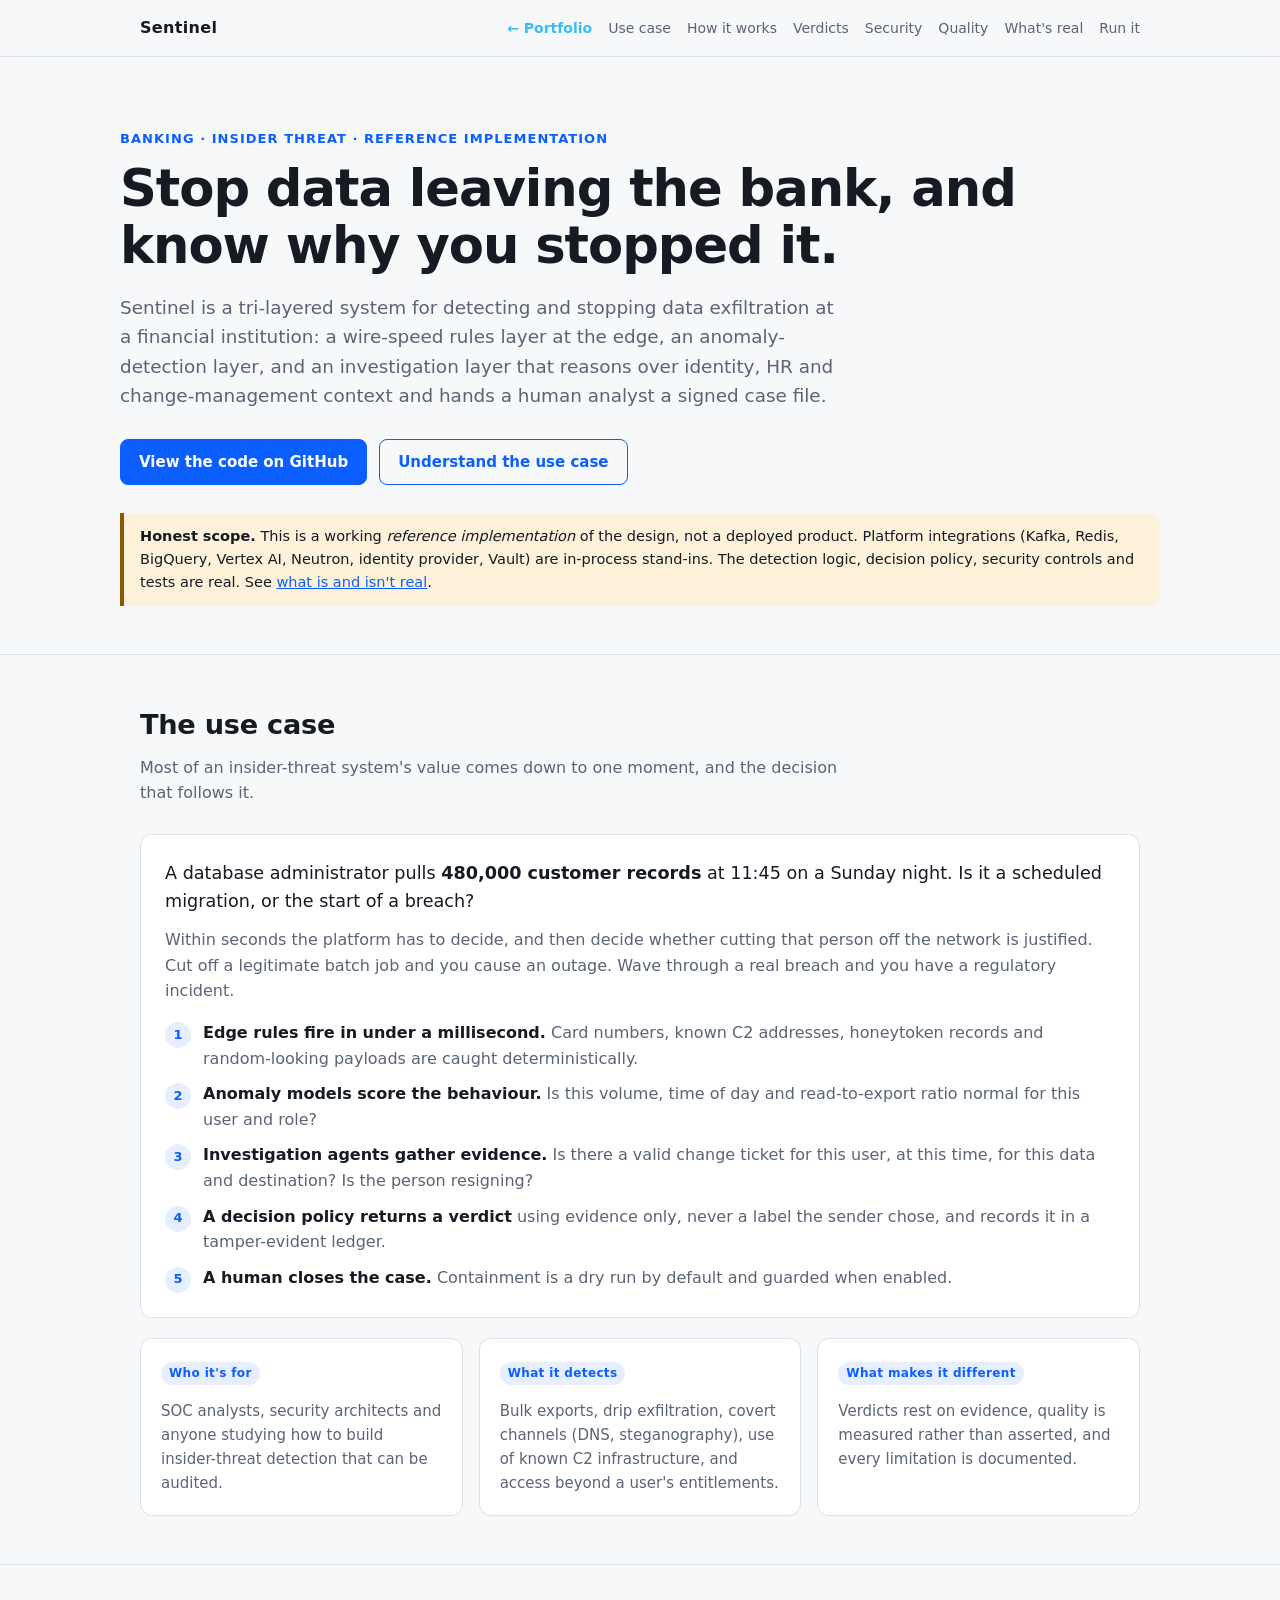
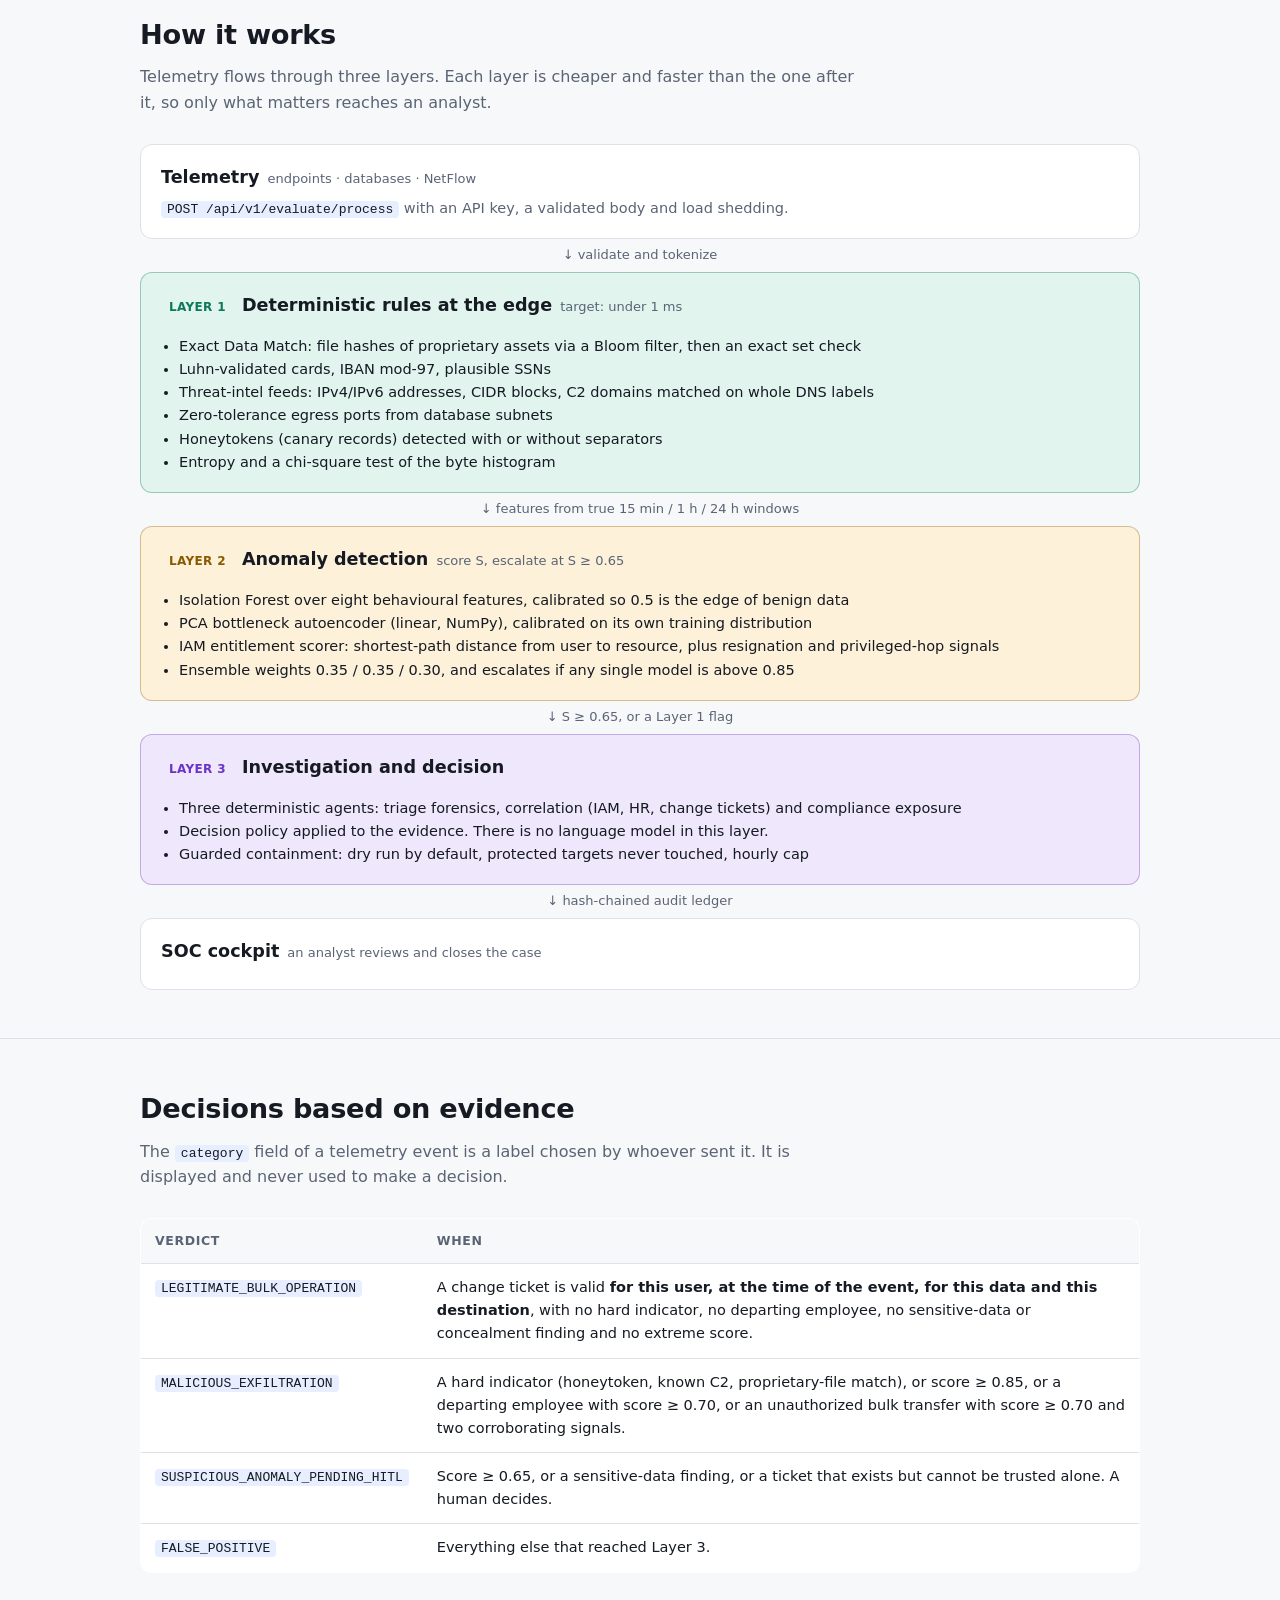
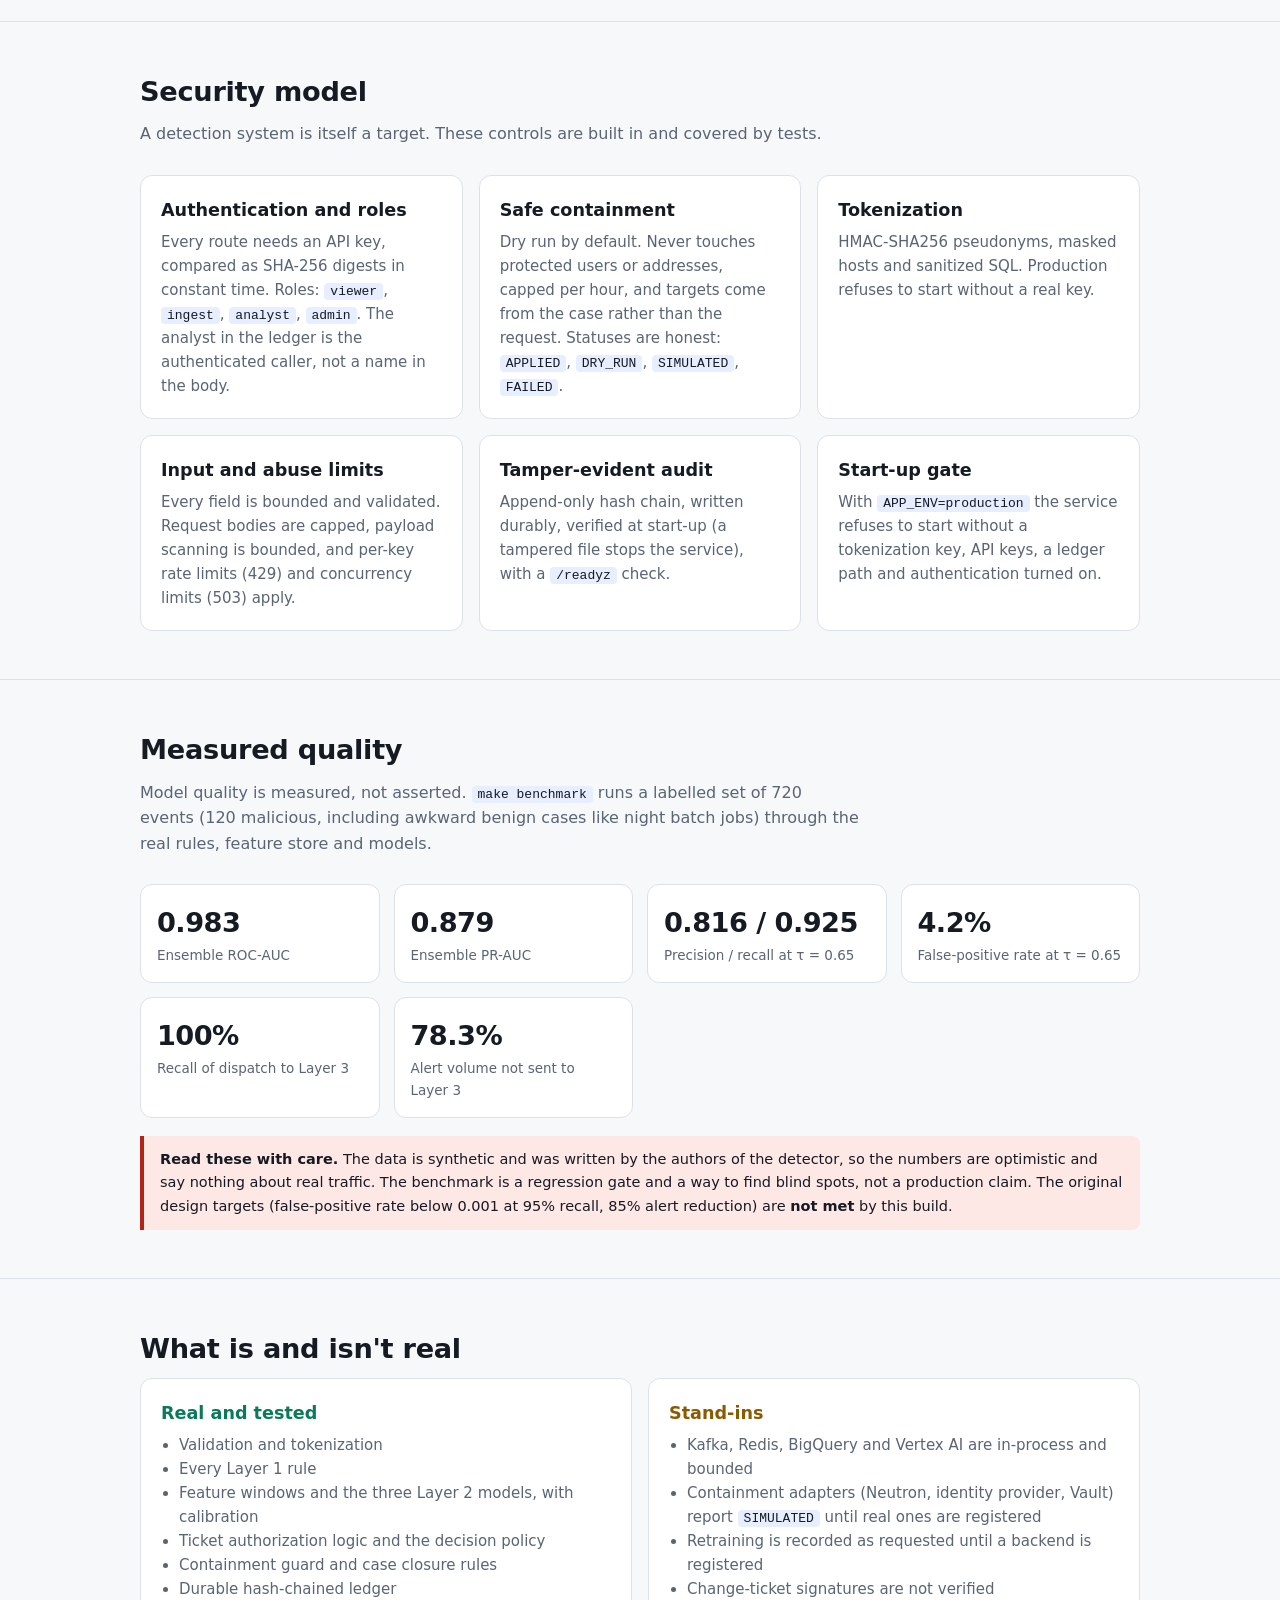
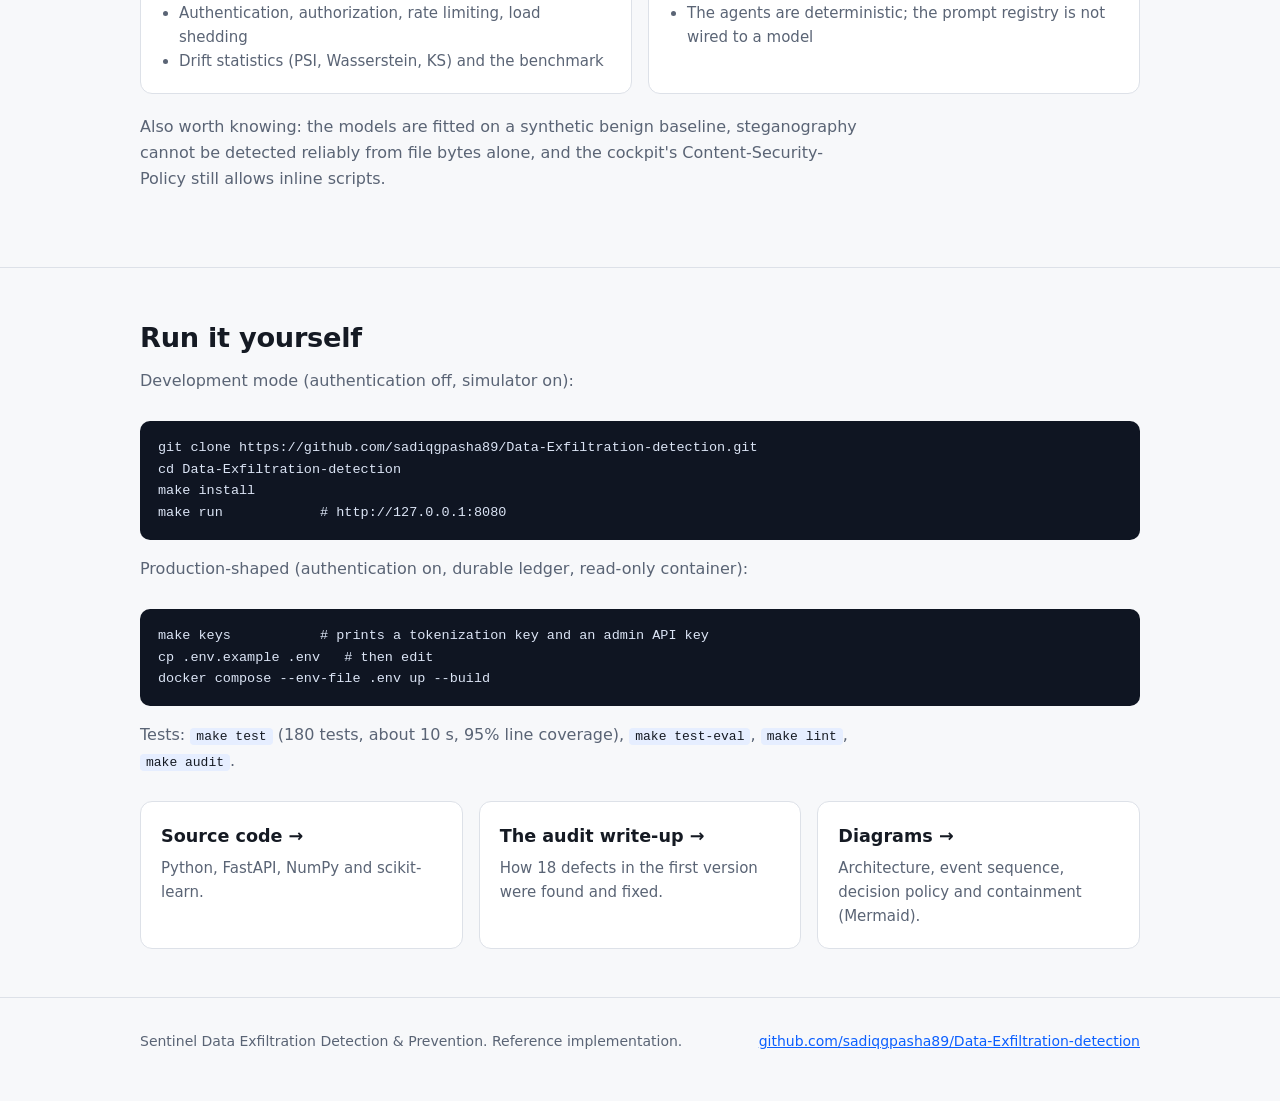
<file: docs/index.html>
<!doctype html>
<html lang="en">
<head>
<meta charset="utf-8">
<meta name="viewport" content="width=device-width, initial-scale=1">
<title>Sentinel: Data Exfiltration Detection &amp; Prevention</title>
<meta name="description" content="A tri-layered system that detects and stops data exfiltration at a financial institution: wire-speed rules, anomaly detection, and an evidence-based investigation layer.">
<meta property="og:title" content="Sentinel: Data Exfiltration Detection &amp; Prevention">
<meta property="og:description" content="Rules at the edge, anomaly models in the middle, and an investigation layer that hands a human a signed case file.">
<style>
  :root {
    --bg: #f7f8fa;
    --surface: #ffffff;
    --ink: #151a23;
    --muted: #5a6475;
    --line: #dde1e8;
    --brand: #0b5fff;
    --brand-soft: #e6eeff;
    --l1: #0b7a5a;
    --l1-soft: #e1f4ee;
    --l2: #8a5a00;
    --l2-soft: #fdf1d9;
    --l3: #6b34c9;
    --l3-soft: #efe7fb;
    --bad: #b42318;
    --bad-soft: #fde8e6;
    --code-bg: #0f1522;
    --code-ink: #dbe4f5;
  }
  @media (prefers-color-scheme: dark) {
    :root {
      --bg: #0d111a;
      --surface: #151b27;
      --ink: #e8ecf4;
      --muted: #9aa5b8;
      --line: #263045;
      --brand: #6f9bff;
      --brand-soft: #1a2542;
      --l1: #4cd1a6;
      --l1-soft: #12302a;
      --l2: #f0b94d;
      --l2-soft: #33280f;
      --l3: #b693f2;
      --l3-soft: #261a40;
      --bad: #ff8b7e;
      --bad-soft: #3a1b18;
      --code-bg: #0a0e17;
    }
  }
  * { box-sizing: border-box; }
  html { scroll-behavior: smooth; }
  body {
    margin: 0;
    background: var(--bg);
    color: var(--ink);
    font: 16px/1.6 system-ui, -apple-system, "Segoe UI", Roboto, sans-serif;
  }
  a { color: var(--brand); }
  .wrap { max-width: 1040px; margin: 0 auto; padding: 0 20px; }
  header.top {
    position: sticky; top: 0; z-index: 10;
    background: color-mix(in srgb, var(--bg) 88%, transparent);
    backdrop-filter: blur(8px);
    border-bottom: 1px solid var(--line);
  }
  header.top .wrap { display: flex; align-items: center; gap: 20px; height: 56px; }
  .logo { font-weight: 700; letter-spacing: .02em; color: var(--ink); text-decoration: none; }
  nav { display: flex; gap: 16px; margin-left: auto; overflow-x: auto; }
  nav a { color: var(--muted); text-decoration: none; font-size: 14px; white-space: nowrap; }
  nav a:hover { color: var(--ink); }
  .btn {
    display: inline-block; padding: 10px 18px; border-radius: 8px;
    background: var(--brand); color: #fff; text-decoration: none; font-weight: 600; font-size: 15px;
    border: 1px solid var(--brand);
  }
  .btn.ghost { background: transparent; color: var(--brand); }
  .hero { padding: 72px 0 48px; }
  .eyebrow { color: var(--brand); font-weight: 600; font-size: 13px; letter-spacing: .08em; text-transform: uppercase; }
  h1 { font-size: clamp(2rem, 5vw, 3.2rem); line-height: 1.12; margin: 10px 0 16px; letter-spacing: -.02em; }
  .lede { font-size: 1.15rem; color: var(--muted); max-width: 720px; }
  .cta { display: flex; gap: 12px; flex-wrap: wrap; margin-top: 28px; }
  .notice {
    margin-top: 28px; padding: 12px 16px; border-left: 4px solid var(--l2);
    background: var(--l2-soft); border-radius: 0 8px 8px 0; font-size: 14.5px;
  }
  section { padding: 48px 0; border-top: 1px solid var(--line); }
  h2 { font-size: 1.7rem; margin: 0 0 8px; letter-spacing: -.01em; }
  h3 { margin: 0 0 6px; font-size: 1.1rem; }
  .sub { color: var(--muted); max-width: 720px; margin: 0 0 28px; }
  .grid { display: grid; gap: 16px; }
  .g2 { grid-template-columns: repeat(auto-fit, minmax(300px, 1fr)); }
  .g3 { grid-template-columns: repeat(auto-fit, minmax(240px, 1fr)); }
  .card { background: var(--surface); border: 1px solid var(--line); border-radius: 12px; padding: 20px; }
  .card p, .card ul { margin: 6px 0 0; color: var(--muted); font-size: 15px; }
  .card ul { padding-left: 18px; }
  .tag {
    display: inline-block; font-size: 12px; font-weight: 700; padding: 2px 8px;
    border-radius: 999px; margin-bottom: 8px; letter-spacing: .03em;
  }
  .t1 { background: var(--l1-soft); color: var(--l1); }
  .t2 { background: var(--l2-soft); color: var(--l2); }
  .t3 { background: var(--l3-soft); color: var(--l3); }
  .tb { background: var(--brand-soft); color: var(--brand); }

  /* scenario */
  .scenario { background: var(--surface); border: 1px solid var(--line); border-radius: 12px; padding: 24px; }
  .scenario blockquote { margin: 0 0 12px; font-size: 1.1rem; }
  .steps { counter-reset: s; list-style: none; padding: 0; margin: 16px 0 0; display: grid; gap: 10px; }
  .steps li { counter-increment: s; display: flex; gap: 12px; color: var(--muted); }
  .steps li::before {
    content: counter(s); flex: none; width: 26px; height: 26px; border-radius: 50%;
    background: var(--brand-soft); color: var(--brand); font-weight: 700; font-size: 13px;
    display: grid; place-items: center; margin-top: 2px;
  }
  .steps b { color: var(--ink); }

  /* pipeline */
  .pipe { display: grid; gap: 0; }
  .stage { border-radius: 12px; padding: 18px 20px; border: 1px solid var(--line); }
  .stage.src { background: var(--surface); }
  .stage.edge { background: var(--l1-soft); border-color: color-mix(in srgb, var(--l1) 35%, transparent); }
  .stage.ana { background: var(--l2-soft); border-color: color-mix(in srgb, var(--l2) 35%, transparent); }
  .stage.inv { background: var(--l3-soft); border-color: color-mix(in srgb, var(--l3) 35%, transparent); }
  .stage.out { background: var(--surface); }
  .stage h3 { display: flex; gap: 8px; align-items: baseline; flex-wrap: wrap; }
  .stage h3 small { font-weight: 500; color: var(--muted); font-size: 13px; }
  .stage ul { margin: 8px 0 0; padding-left: 18px; font-size: 14.5px; color: var(--ink); }
  .arrow { text-align: center; color: var(--muted); font-size: 13px; padding: 6px 0; }
  .arrow::before { content: "↓ "; }

  /* verdicts */
  table { width: 100%; border-collapse: collapse; background: var(--surface); border: 1px solid var(--line); border-radius: 12px; overflow: hidden; font-size: 14.5px; }
  th, td { text-align: left; padding: 12px 14px; border-bottom: 1px solid var(--line); vertical-align: top; }
  th { background: var(--bg); font-size: 12.5px; text-transform: uppercase; letter-spacing: .05em; color: var(--muted); }
  tr:last-child td { border-bottom: 0; }
  code { font: 13px/1.5 ui-monospace, SFMono-Regular, Menlo, Consolas, monospace; background: var(--brand-soft); padding: 1px 6px; border-radius: 4px; color: var(--ink); }
  .tablewrap { overflow-x: auto; }

  /* metrics */
  .metrics { display: grid; gap: 14px; grid-template-columns: repeat(auto-fit, minmax(190px, 1fr)); }
  .metric { background: var(--surface); border: 1px solid var(--line); border-radius: 12px; padding: 16px; }
  .metric .v { font-size: 1.7rem; font-weight: 700; letter-spacing: -.02em; }
  .metric .k { color: var(--muted); font-size: 13.5px; }
  .warn { background: var(--bad-soft); border-left: 4px solid var(--bad); padding: 12px 16px; border-radius: 0 8px 8px 0; margin-top: 18px; font-size: 14.5px; }

  .real { color: var(--l1); font-weight: 600; }
  .sim { color: var(--l2); font-weight: 600; }

  pre {
    background: var(--code-bg); color: var(--code-ink); padding: 16px 18px; border-radius: 10px;
    overflow-x: auto; font: 13.5px/1.6 ui-monospace, SFMono-Regular, Menlo, Consolas, monospace; margin: 8px 0 16px;
  }
  footer { border-top: 1px solid var(--line); padding: 32px 0 48px; color: var(--muted); font-size: 14px; }
  footer .wrap { display: flex; gap: 16px; flex-wrap: wrap; justify-content: space-between; }
  @media (max-width: 560px) {
    .hero { padding-top: 40px; }
    nav { display: none; }
  }
</style>
</head>
<body>

<header class="top">
  <div class="wrap">
    <a class="logo" href="#top">Sentinel</a>
    <nav aria-label="Sections">
      <a href="https://sadiqgpasha89.github.io/" title="Return to Sadiq G Pasha Portfolio" style="font-weight:700; color:#38bdf8;">← Portfolio</a>
      <a href="#usecase">Use case</a>
      <a href="#how">How it works</a>
      <a href="#verdicts">Verdicts</a>
      <a href="#security">Security</a>
      <a href="#quality">Quality</a>
      <a href="#honesty">What's real</a>
      <a href="#run">Run it</a>
    </nav>
  </div>
</header>

<main id="top">
  <div class="wrap hero">
    <div class="eyebrow">Banking · Insider threat · Reference implementation</div>
    <h1>Stop data leaving the bank, and know why you stopped it.</h1>
    <p class="lede">
      Sentinel is a tri-layered system for detecting and stopping data exfiltration at a financial institution:
      a wire-speed rules layer at the edge, an anomaly-detection layer, and an investigation layer that reasons over
      identity, HR and change-management context and hands a human analyst a signed case file.
    </p>
    <div class="cta">
      <a class="btn" href="https://github.com/sadiqgpasha89/Data-Exfiltration-detection">View the code on GitHub</a>
      <a class="btn ghost" href="#usecase">Understand the use case</a>
    </div>
    <div class="notice">
      <strong>Honest scope.</strong> This is a working <em>reference implementation</em> of the design, not a deployed product.
      Platform integrations (Kafka, Redis, BigQuery, Vertex AI, Neutron, identity provider, Vault) are in-process stand-ins.
      The detection logic, decision policy, security controls and tests are real. See <a href="#honesty">what is and isn't real</a>.
    </div>
  </div>

  <section id="usecase">
    <div class="wrap">
      <h2>The use case</h2>
      <p class="sub">Most of an insider-threat system's value comes down to one moment, and the decision that follows it.</p>

      <div class="scenario">
        <blockquote>
          A database administrator pulls <strong>480,000 customer records</strong> at 11:45 on a Sunday night.
          Is it a scheduled migration, or the start of a breach?
        </blockquote>
        <p style="margin:0;color:var(--muted)">
          Within seconds the platform has to decide, and then decide whether cutting that person off the network is justified.
          Cut off a legitimate batch job and you cause an outage. Wave through a real breach and you have a regulatory incident.
        </p>
        <ol class="steps">
          <li><span><b>Edge rules fire in under a millisecond.</b> Card numbers, known C2 addresses, honeytoken records and random-looking payloads are caught deterministically.</span></li>
          <li><span><b>Anomaly models score the behaviour.</b> Is this volume, time of day and read-to-export ratio normal for this user and role?</span></li>
          <li><span><b>Investigation agents gather evidence.</b> Is there a valid change ticket for this user, at this time, for this data and destination? Is the person resigning?</span></li>
          <li><span><b>A decision policy returns a verdict</b> using evidence only, never a label the sender chose, and records it in a tamper-evident ledger.</span></li>
          <li><span><b>A human closes the case.</b> Containment is a dry run by default and guarded when enabled.</span></li>
        </ol>
      </div>

      <div class="grid g3" style="margin-top:20px">
        <div class="card"><span class="tag tb">Who it's for</span><p>SOC analysts, security architects and anyone studying how to build insider-threat detection that can be audited.</p></div>
        <div class="card"><span class="tag tb">What it detects</span><p>Bulk exports, drip exfiltration, covert channels (DNS, steganography), use of known C2 infrastructure, and access beyond a user's entitlements.</p></div>
        <div class="card"><span class="tag tb">What makes it different</span><p>Verdicts rest on evidence, quality is measured rather than asserted, and every limitation is documented.</p></div>
      </div>
    </div>
  </section>

  <section id="how">
    <div class="wrap">
      <h2>How it works</h2>
      <p class="sub">Telemetry flows through three layers. Each layer is cheaper and faster than the one after it, so only what matters reaches an analyst.</p>

      <div class="pipe">
        <div class="stage src">
          <h3>Telemetry <small>endpoints · databases · NetFlow</small></h3>
          <div style="font-size:14.5px;color:var(--muted)"><code>POST /api/v1/evaluate/process</code> with an API key, a validated body and load shedding.</div>
        </div>
        <div class="arrow">validate and tokenize</div>
        <div class="stage edge">
          <h3><span class="tag t1">LAYER 1</span> Deterministic rules at the edge <small>target: under 1 ms</small></h3>
          <ul>
            <li>Exact Data Match: file hashes of proprietary assets via a Bloom filter, then an exact set check</li>
            <li>Luhn-validated cards, IBAN mod-97, plausible SSNs</li>
            <li>Threat-intel feeds: IPv4/IPv6 addresses, CIDR blocks, C2 domains matched on whole DNS labels</li>
            <li>Zero-tolerance egress ports from database subnets</li>
            <li>Honeytokens (canary records) detected with or without separators</li>
            <li>Entropy and a chi-square test of the byte histogram</li>
          </ul>
        </div>
        <div class="arrow">features from true 15 min / 1 h / 24 h windows</div>
        <div class="stage ana">
          <h3><span class="tag t2">LAYER 2</span> Anomaly detection <small>score S, escalate at S ≥ 0.65</small></h3>
          <ul>
            <li>Isolation Forest over eight behavioural features, calibrated so 0.5 is the edge of benign data</li>
            <li>PCA bottleneck autoencoder (linear, NumPy), calibrated on its own training distribution</li>
            <li>IAM entitlement scorer: shortest-path distance from user to resource, plus resignation and privileged-hop signals</li>
            <li>Ensemble weights 0.35 / 0.35 / 0.30, and escalates if any single model is above 0.85</li>
          </ul>
        </div>
        <div class="arrow">S ≥ 0.65, or a Layer 1 flag</div>
        <div class="stage inv">
          <h3><span class="tag t3">LAYER 3</span> Investigation and decision</h3>
          <ul>
            <li>Three deterministic agents: triage forensics, correlation (IAM, HR, change tickets) and compliance exposure</li>
            <li>Decision policy applied to the evidence. There is no language model in this layer.</li>
            <li>Guarded containment: dry run by default, protected targets never touched, hourly cap</li>
          </ul>
        </div>
        <div class="arrow">hash-chained audit ledger</div>
        <div class="stage out">
          <h3>SOC cockpit <small>an analyst reviews and closes the case</small></h3>
        </div>
      </div>
    </div>
  </section>

  <section id="verdicts">
    <div class="wrap">
      <h2>Decisions based on evidence</h2>
      <p class="sub">
        The <code>category</code> field of a telemetry event is a label chosen by whoever sent it. It is displayed and never used to make a decision.
      </p>
      <div class="tablewrap">
        <table>
          <thead><tr><th>Verdict</th><th>When</th></tr></thead>
          <tbody>
            <tr>
              <td><code>LEGITIMATE_BULK_OPERATION</code></td>
              <td>A change ticket is valid <b>for this user, at the time of the event, for this data and this destination</b>, with no hard indicator, no departing employee, no sensitive-data or concealment finding and no extreme score.</td>
            </tr>
            <tr>
              <td><code>MALICIOUS_EXFILTRATION</code></td>
              <td>A hard indicator (honeytoken, known C2, proprietary-file match), or score ≥ 0.85, or a departing employee with score ≥ 0.70, or an unauthorized bulk transfer with score ≥ 0.70 and two corroborating signals.</td>
            </tr>
            <tr>
              <td><code>SUSPICIOUS_ANOMALY_PENDING_HITL</code></td>
              <td>Score ≥ 0.65, or a sensitive-data finding, or a ticket that exists but cannot be trusted alone. A human decides.</td>
            </tr>
            <tr>
              <td><code>FALSE_POSITIVE</code></td>
              <td>Everything else that reached Layer 3.</td>
            </tr>
          </tbody>
        </table>
      </div>
    </div>
  </section>

  <section id="security">
    <div class="wrap">
      <h2>Security model</h2>
      <p class="sub">A detection system is itself a target. These controls are built in and covered by tests.</p>
      <div class="grid g3">
        <div class="card"><h3>Authentication and roles</h3><p>Every route needs an API key, compared as SHA-256 digests in constant time. Roles: <code>viewer</code>, <code>ingest</code>, <code>analyst</code>, <code>admin</code>. The analyst in the ledger is the authenticated caller, not a name in the body.</p></div>
        <div class="card"><h3>Safe containment</h3><p>Dry run by default. Never touches protected users or addresses, capped per hour, and targets come from the case rather than the request. Statuses are honest: <code>APPLIED</code>, <code>DRY_RUN</code>, <code>SIMULATED</code>, <code>FAILED</code>.</p></div>
        <div class="card"><h3>Tokenization</h3><p>HMAC-SHA256 pseudonyms, masked hosts and sanitized SQL. Production refuses to start without a real key.</p></div>
        <div class="card"><h3>Input and abuse limits</h3><p>Every field is bounded and validated. Request bodies are capped, payload scanning is bounded, and per-key rate limits (429) and concurrency limits (503) apply.</p></div>
        <div class="card"><h3>Tamper-evident audit</h3><p>Append-only hash chain, written durably, verified at start-up (a tampered file stops the service), with a <code>/readyz</code> check.</p></div>
        <div class="card"><h3>Start-up gate</h3><p>With <code>APP_ENV=production</code> the service refuses to start without a tokenization key, API keys, a ledger path and authentication turned on.</p></div>
      </div>
    </div>
  </section>

  <section id="quality">
    <div class="wrap">
      <h2>Measured quality</h2>
      <p class="sub">Model quality is measured, not asserted. <code>make benchmark</code> runs a labelled set of 720 events (120 malicious, including awkward benign cases like night batch jobs) through the real rules, feature store and models.</p>
      <div class="metrics">
        <div class="metric"><div class="v">0.983</div><div class="k">Ensemble ROC-AUC</div></div>
        <div class="metric"><div class="v">0.879</div><div class="k">Ensemble PR-AUC</div></div>
        <div class="metric"><div class="v">0.816 / 0.925</div><div class="k">Precision / recall at τ = 0.65</div></div>
        <div class="metric"><div class="v">4.2%</div><div class="k">False-positive rate at τ = 0.65</div></div>
        <div class="metric"><div class="v">100%</div><div class="k">Recall of dispatch to Layer 3</div></div>
        <div class="metric"><div class="v">78.3%</div><div class="k">Alert volume not sent to Layer 3</div></div>
      </div>
      <div class="warn">
        <strong>Read these with care.</strong> The data is synthetic and was written by the authors of the detector, so the numbers are optimistic
        and say nothing about real traffic. The benchmark is a regression gate and a way to find blind spots, not a production claim.
        The original design targets (false-positive rate below 0.001 at 95% recall, 85% alert reduction) are <strong>not met</strong> by this build.
      </div>
    </div>
  </section>

  <section id="honesty">
    <div class="wrap">
      <h2>What is and isn't real</h2>
      <div class="grid g2">
        <div class="card">
          <h3 class="real">Real and tested</h3>
          <ul>
            <li>Validation and tokenization</li>
            <li>Every Layer 1 rule</li>
            <li>Feature windows and the three Layer 2 models, with calibration</li>
            <li>Ticket authorization logic and the decision policy</li>
            <li>Containment guard and case closure rules</li>
            <li>Durable hash-chained ledger</li>
            <li>Authentication, authorization, rate limiting, load shedding</li>
            <li>Drift statistics (PSI, Wasserstein, KS) and the benchmark</li>
          </ul>
        </div>
        <div class="card">
          <h3 class="sim">Stand-ins</h3>
          <ul>
            <li>Kafka, Redis, BigQuery and Vertex AI are in-process and bounded</li>
            <li>Containment adapters (Neutron, identity provider, Vault) report <code>SIMULATED</code> until real ones are registered</li>
            <li>Retraining is recorded as requested until a backend is registered</li>
            <li>Change-ticket signatures are not verified</li>
            <li>The agents are deterministic; the prompt registry is not wired to a model</li>
          </ul>
        </div>
      </div>
      <p class="sub" style="margin-top:20px">
        Also worth knowing: the models are fitted on a synthetic benign baseline, steganography cannot be detected reliably from file bytes alone,
        and the cockpit's Content-Security-Policy still allows inline scripts.
      </p>
    </div>
  </section>

  <section id="run">
    <div class="wrap">
      <h2>Run it yourself</h2>
      <p class="sub">Development mode (authentication off, simulator on):</p>
<pre>git clone https://github.com/sadiqgpasha89/Data-Exfiltration-detection.git
cd Data-Exfiltration-detection
make install
make run            # http://127.0.0.1:8080</pre>
      <p class="sub">Production-shaped (authentication on, durable ledger, read-only container):</p>
<pre>make keys           # prints a tokenization key and an admin API key
cp .env.example .env   # then edit
docker compose --env-file .env up --build</pre>
      <p class="sub">Tests: <code>make test</code> (180 tests, about 10 s, 95% line coverage), <code>make test-eval</code>, <code>make lint</code>, <code>make audit</code>.</p>

      <div class="grid g3" style="margin-top:24px">
        <a class="card" href="https://github.com/sadiqgpasha89/Data-Exfiltration-detection" style="text-decoration:none;color:inherit"><h3>Source code →</h3><p>Python, FastAPI, NumPy and scikit-learn.</p></a>
        <a class="card" href="https://github.com/sadiqgpasha89/Data-Exfiltration-detection/blob/main/medium-article-exfiltration.md" style="text-decoration:none;color:inherit"><h3>The audit write-up →</h3><p>How 18 defects in the first version were found and fixed.</p></a>
        <a class="card" href="https://github.com/sadiqgpasha89/Data-Exfiltration-detection/blob/main/exfiltration-diagrams.md" style="text-decoration:none;color:inherit"><h3>Diagrams →</h3><p>Architecture, event sequence, decision policy and containment (Mermaid).</p></a>
      </div>
    </div>
  </section>
</main>

<footer>
  <div class="wrap">
    <span>Sentinel Data Exfiltration Detection &amp; Prevention. Reference implementation.</span>
    <a href="https://github.com/sadiqgpasha89/Data-Exfiltration-detection">github.com/sadiqgpasha89/Data-Exfiltration-detection</a>
  </div>
</footer>

</body>
</html>
</file>
